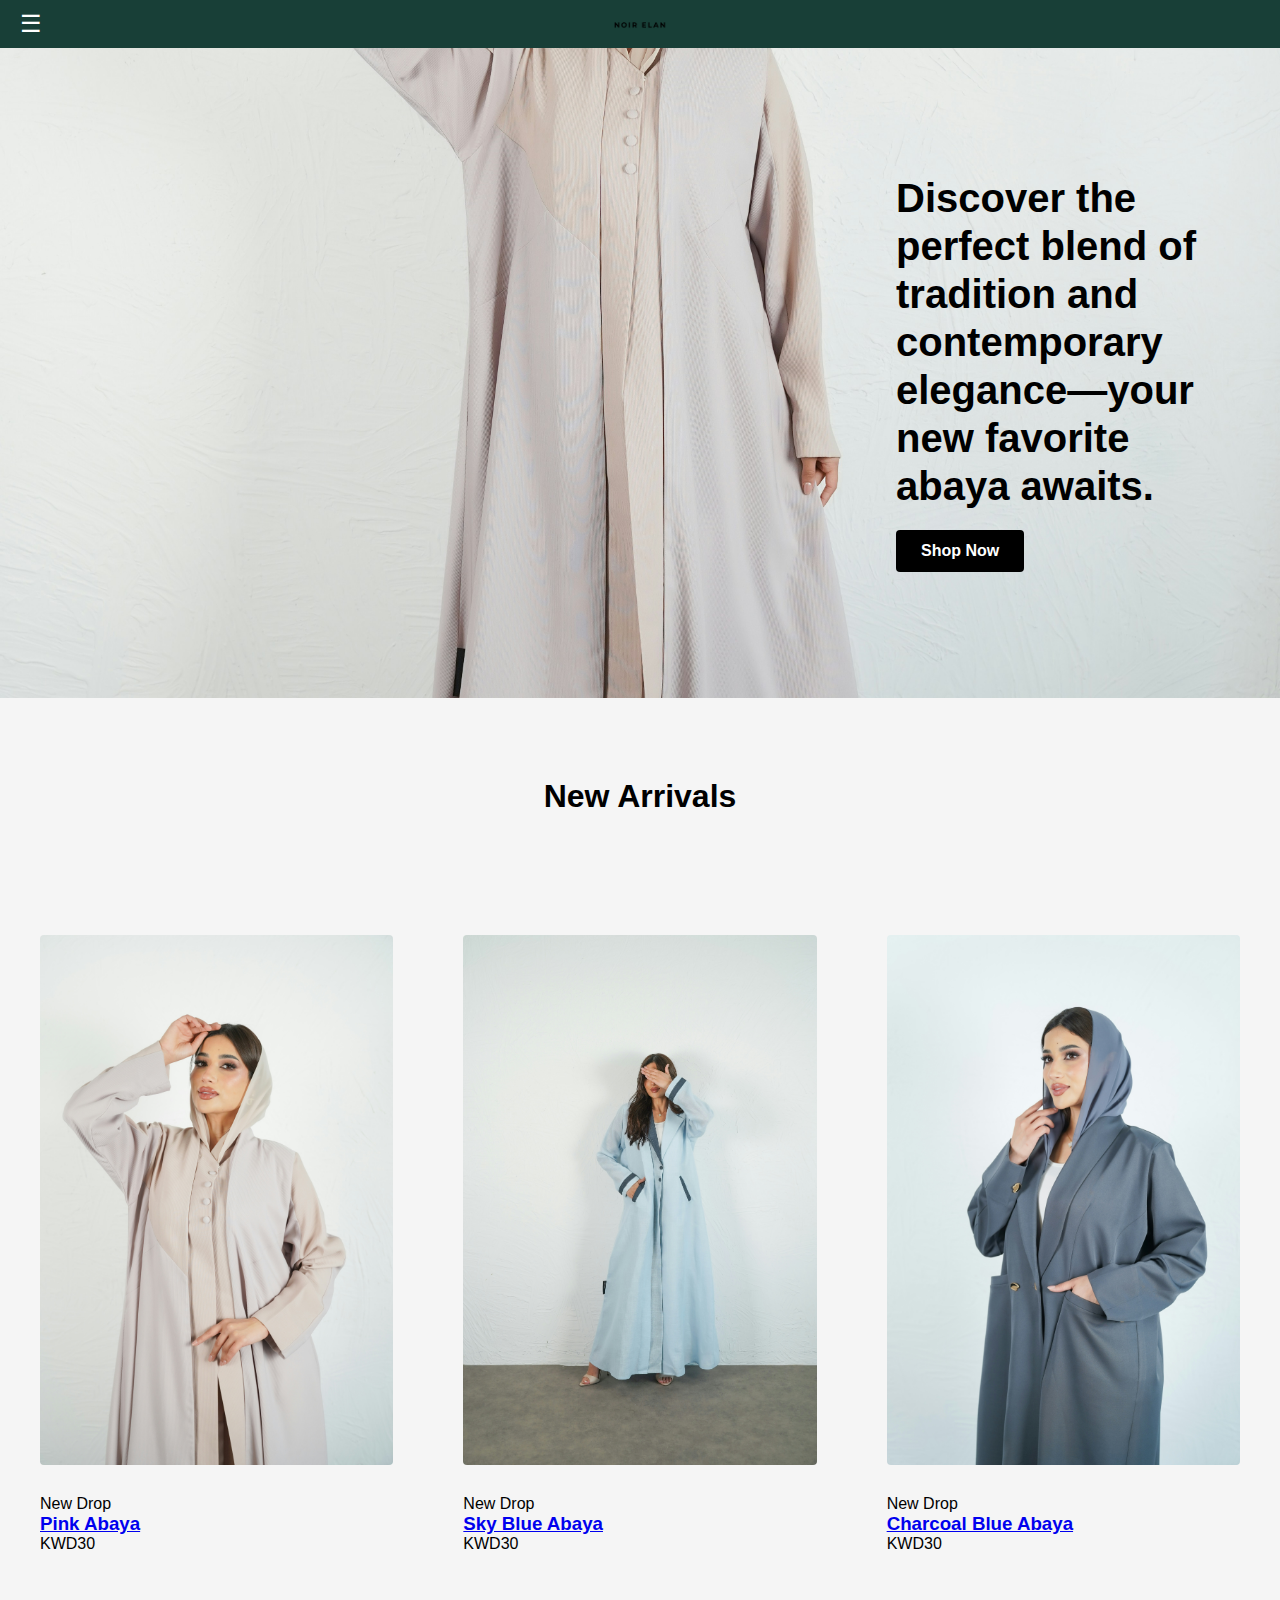
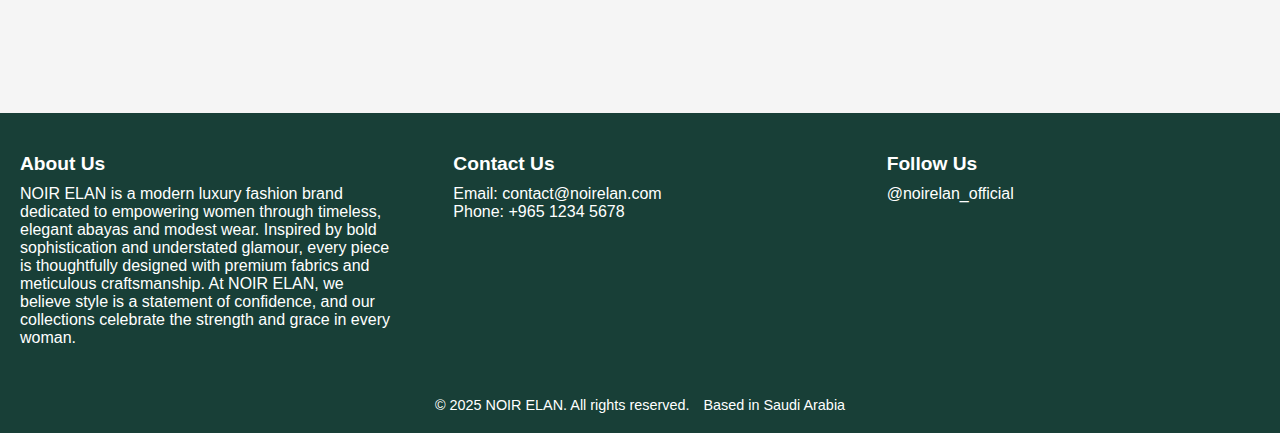
<file: index.html>
<!DOCTYPE html>
<html lang="en">
<head>
  <meta charset="UTF-8">
  <title>Shop NOIR ELAN</title>
  <meta name="viewport" content="width=device-width, initial-scale=1.0">
  <link rel="stylesheet" href="style.css">
</head>
<body>
    
      <!-- 🌐 Header -->
  <header class="top-bar">
    <div class="menu-icon" onclick="toggleMenu()">☰</div>
    <img src="logo.png" alt="Logo" class="logo">
    <nav class="nav-menu" id="navMenu">
      <a href="shop.html">Shop</a>
      <a href="contact.html">Contact Us</a>
      <a href="#about">About Us</a>
      <a href="#follow">Follow Us</a>
      
    </nav>
  </header>


  <!-- 🏠 Hero Section -->
<section class="hero">
  <div class="hero-overlay"></div>
  <div class="hero-content">
    <h1>Discover the perfect blend of tradition and 
      contemporary elegance—your new favorite abaya awaits.</h1>
    <a href="shop.html" class="cta-button">Shop Now</a>
  </div>
</section>

<section class="homepage-products">
  <h2 class="section-title">New Arrivals</h2>
  <div class="product-grid">
    <!-- Product cards -->
     <div class="homepage-products">
      <img src="abaya1.png" alt="Pink silk abaya" class="product-image"/>
      <span class="badge new">New Drop</span>
      <h3><a href="abaya1.html"class="product-page">Pink Abaya </a></h3>
      <p>KWD30</p>
      
    </div>
    <div class="homepage-products">
      <img src="abaya2.png" alt="Modular Overshirt" class="product-image" />
      <span class="badge new">New Drop</span>
      <h3><a href="abaya2.html"class="product-page">Sky Blue Abaya </a></h3>
      <p>KWD30</p>
      
    </div>
    <div class="homepage-products">
      <img src="abaya3.png" alt="Modular Overshirt" class="product-image" />
      <span class="badge new">New Drop</span>
      <h3><a href="abaya1.html"class="product-page">Charcoal Blue Abaya </a></h3>
      <p>KWD30</p>
      
    </div>
  </div>
</section>






  <div class="page-spacer"></div>
<footer class="site-footer">
  <div class="footer-box">
    <div class="footer-content">
      <div class="footer-section" id="about">
          <h2>About Us</h2>
          <h3>NOIR ELAN is a modern luxury fashion brand dedicated to empowering women through 
            timeless, elegant abayas and modest wear. Inspired by bold sophistication and 
            understated glamour, every piece is thoughtfully designed with premium fabrics and
             meticulous craftsmanship. At NOIR ELAN, we believe style is a statement of confidence, 
             and our collections celebrate the strength and grace in every woman.</h3>
        </div>
      <div class="footer-section" id="contact">
        <h2>Contact Us</h2>
        <p> Email: contact@noirelan.com</p>
        <p>Phone: +965 1234 5678</p>
      </div>

      
      <div class="footer-section" id="follow">
        <h2>Follow Us</h2>
        @noirelan_official
      </div>
    </div>


  
    <div class="footer-bottom">
      <p>&copy; 2025 NOIR ELAN. All rights reserved. <span class="location-tag">Based in Saudi Arabia</span></p>
    </div>
  </div>
</footer>


  

<script>
  function toggleMenu() {
    const nav = document.getElementById('navMenu');
    nav.classList.toggle('open');
  }
</script>


</body>
</html>
</file>
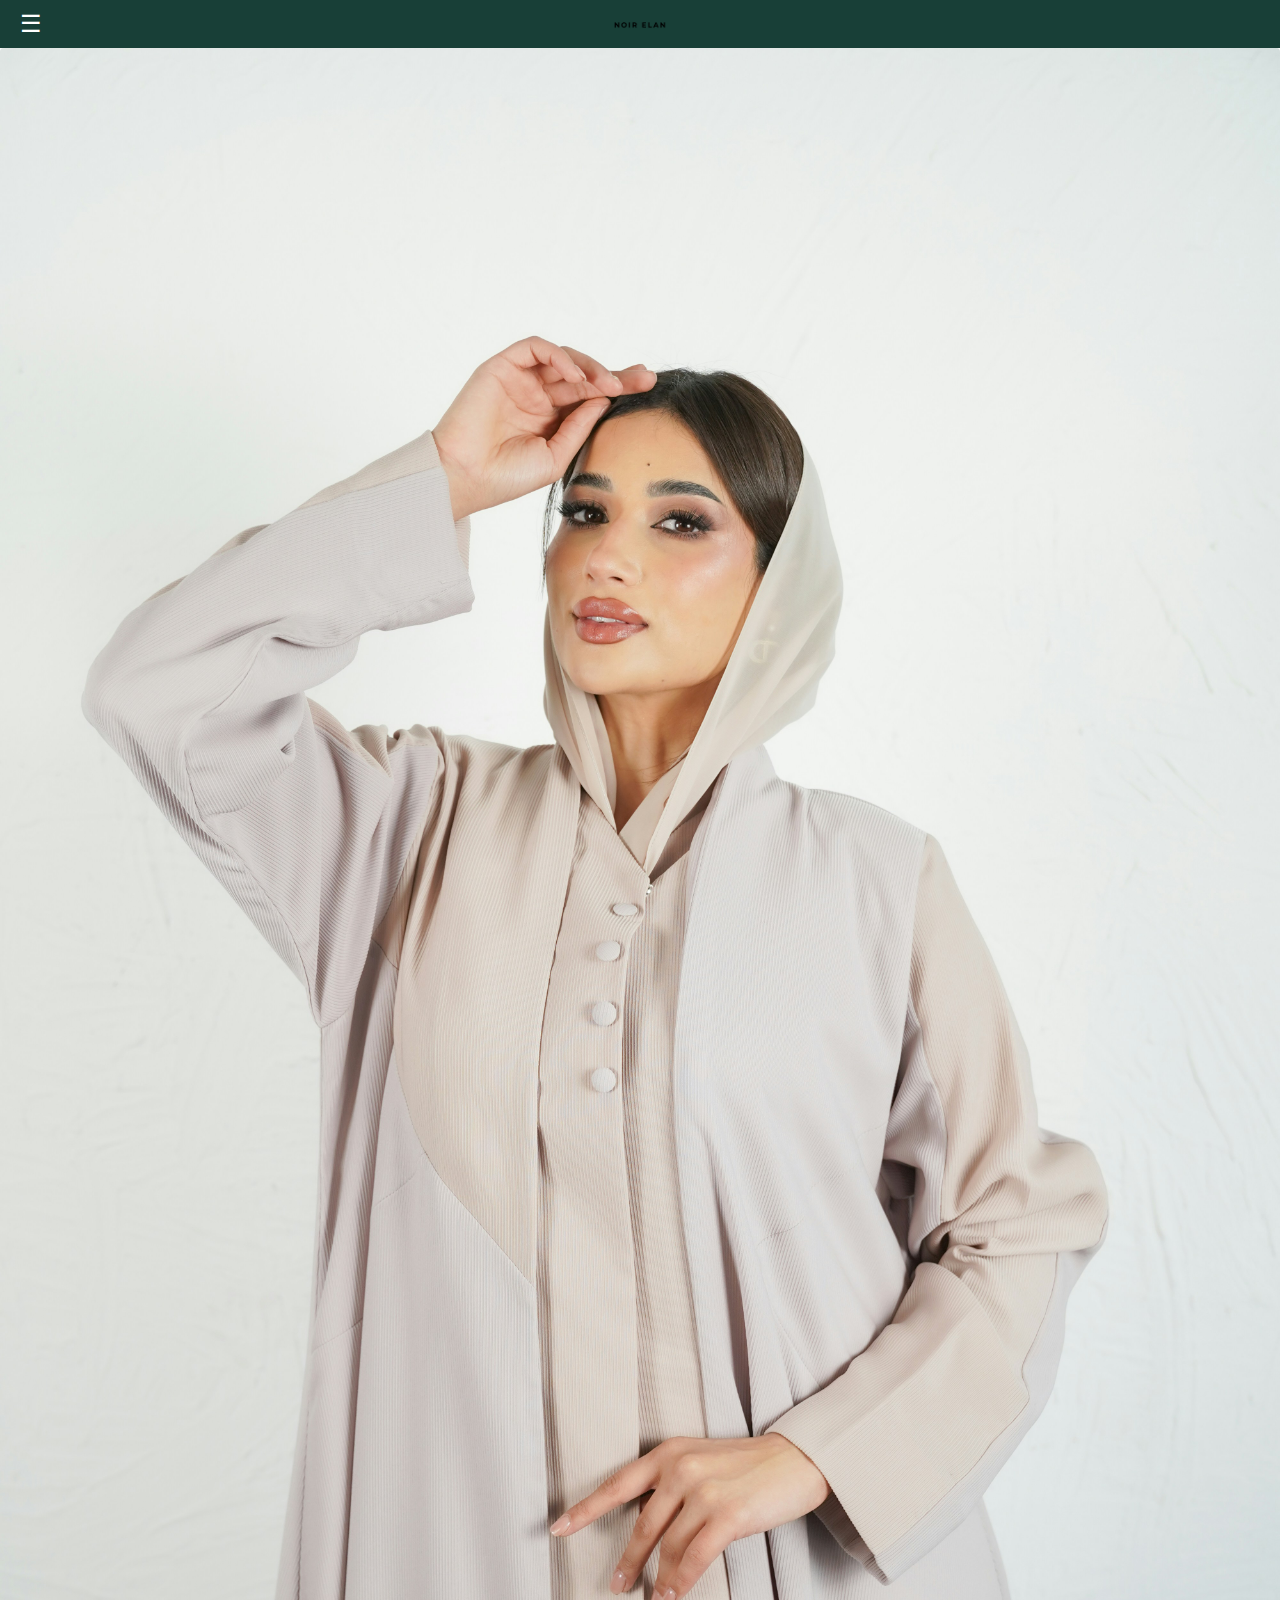
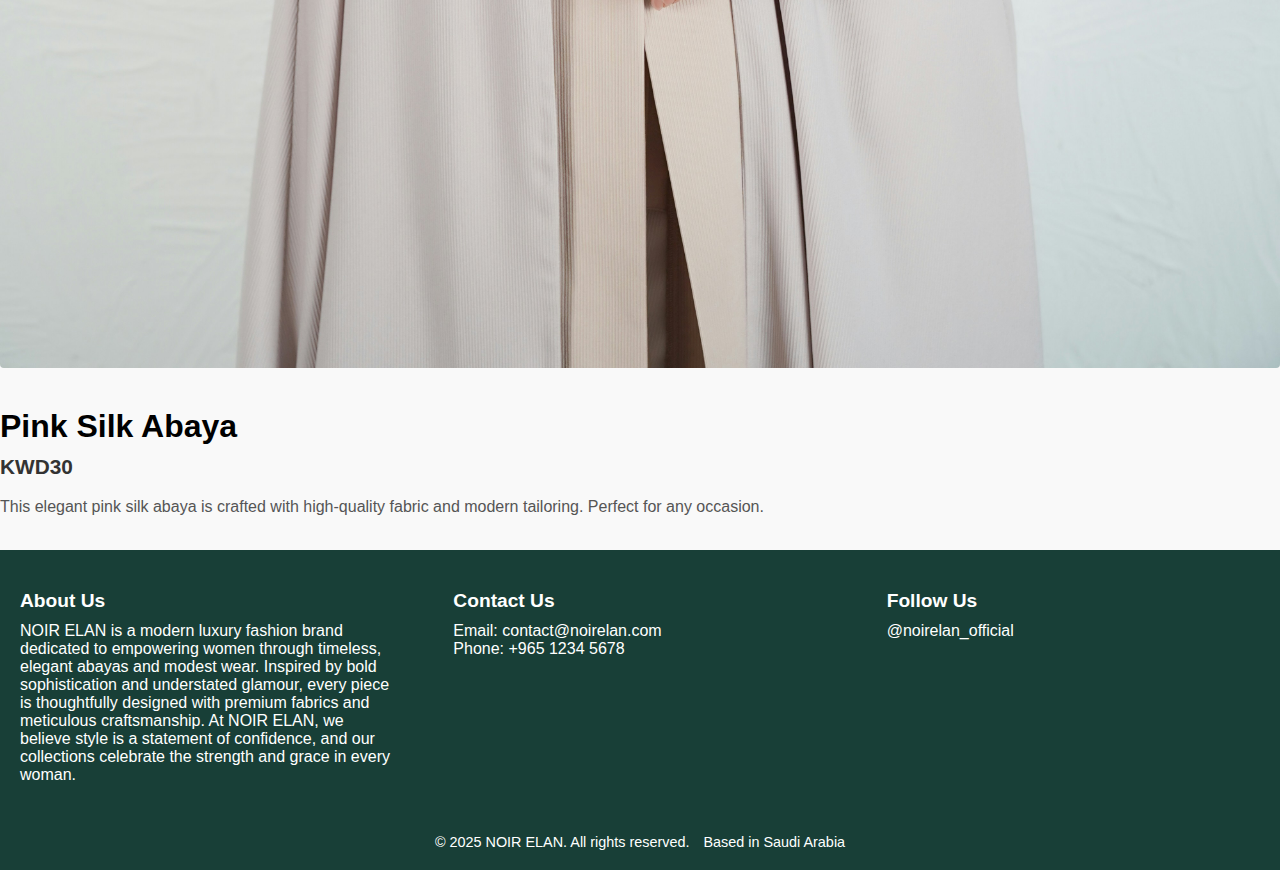
<file: abaya1.html>
<!DOCTYPE html>
<html lang="en">
<head>
  <meta charset="UTF-8">
  <title>Shop NOIR ELAN</title>
  <meta name="viewport" content="width=device-width, initial-scale=1.0">
  <link rel="stylesheet" href="style.css">
</head>
<body>
    
      <!-- 🌐 Header -->
  <header class="top-bar">
    <div class="menu-icon" onclick="toggleMenu()">☰</div>
    <img src="logo.png" alt="Logo" class="logo">
    <nav class="nav-menu" id="navMenu">
      <a href="index.html">Home</a>
      <a href="shop.html">Shop</a>
      <a href="contact.html">Contact Us</a>
      <a href="#about">About Us</a>
      <a href="#follow">Follow Us</a>
      
    </nav>
  </header> 




  <div class="product-page">

    <img src="abaya1.png" alt="Pink silk abaya" class="product-image"/>

    <div class="product-details">
      <h1 class="product-title">Pink Silk Abaya</h1>
      <p class="product-price">KWD30</p>
      <p class="product-description">
        This elegant pink silk abaya is crafted with high-quality fabric and modern tailoring. Perfect for any occasion.
      </p>
    </div>

  </div>





<div class="page-spacer"></div>
<footer class="site-footer">
  <div class="footer-box">
    <div class="footer-content">
      <div class="footer-section" id="about">
          <h2>About Us</h2>
          <h3>NOIR ELAN is a modern luxury fashion brand dedicated to empowering women through 
            timeless, elegant abayas and modest wear. Inspired by bold sophistication and 
            understated glamour, every piece is thoughtfully designed with premium fabrics and
             meticulous craftsmanship. At NOIR ELAN, we believe style is a statement of confidence, 
             and our collections celebrate the strength and grace in every woman.</h3>
        </div>
      <div class="footer-section" id="contact">
        <h2>Contact Us</h2>
        <p> Email: contact@noirelan.com</p>
        <p>Phone: +965 1234 5678</p>
      </div>

      
      <div class="footer-section" id="follow">
        <h2>Follow Us</h2>
        @noirelan_official
      </div>
    </div>


  
    <div class="footer-bottom">
      <p>&copy; 2025 NOIR ELAN. All rights reserved. <span class="location-tag">Based in Saudi Arabia</span></p>
    </div>
  </div>
</footer>



<script>
  function toggleMenu() {
    const nav = document.getElementById('navMenu');
    nav.classList.toggle('open');
  }
</script>

</body>
</html>
</file>
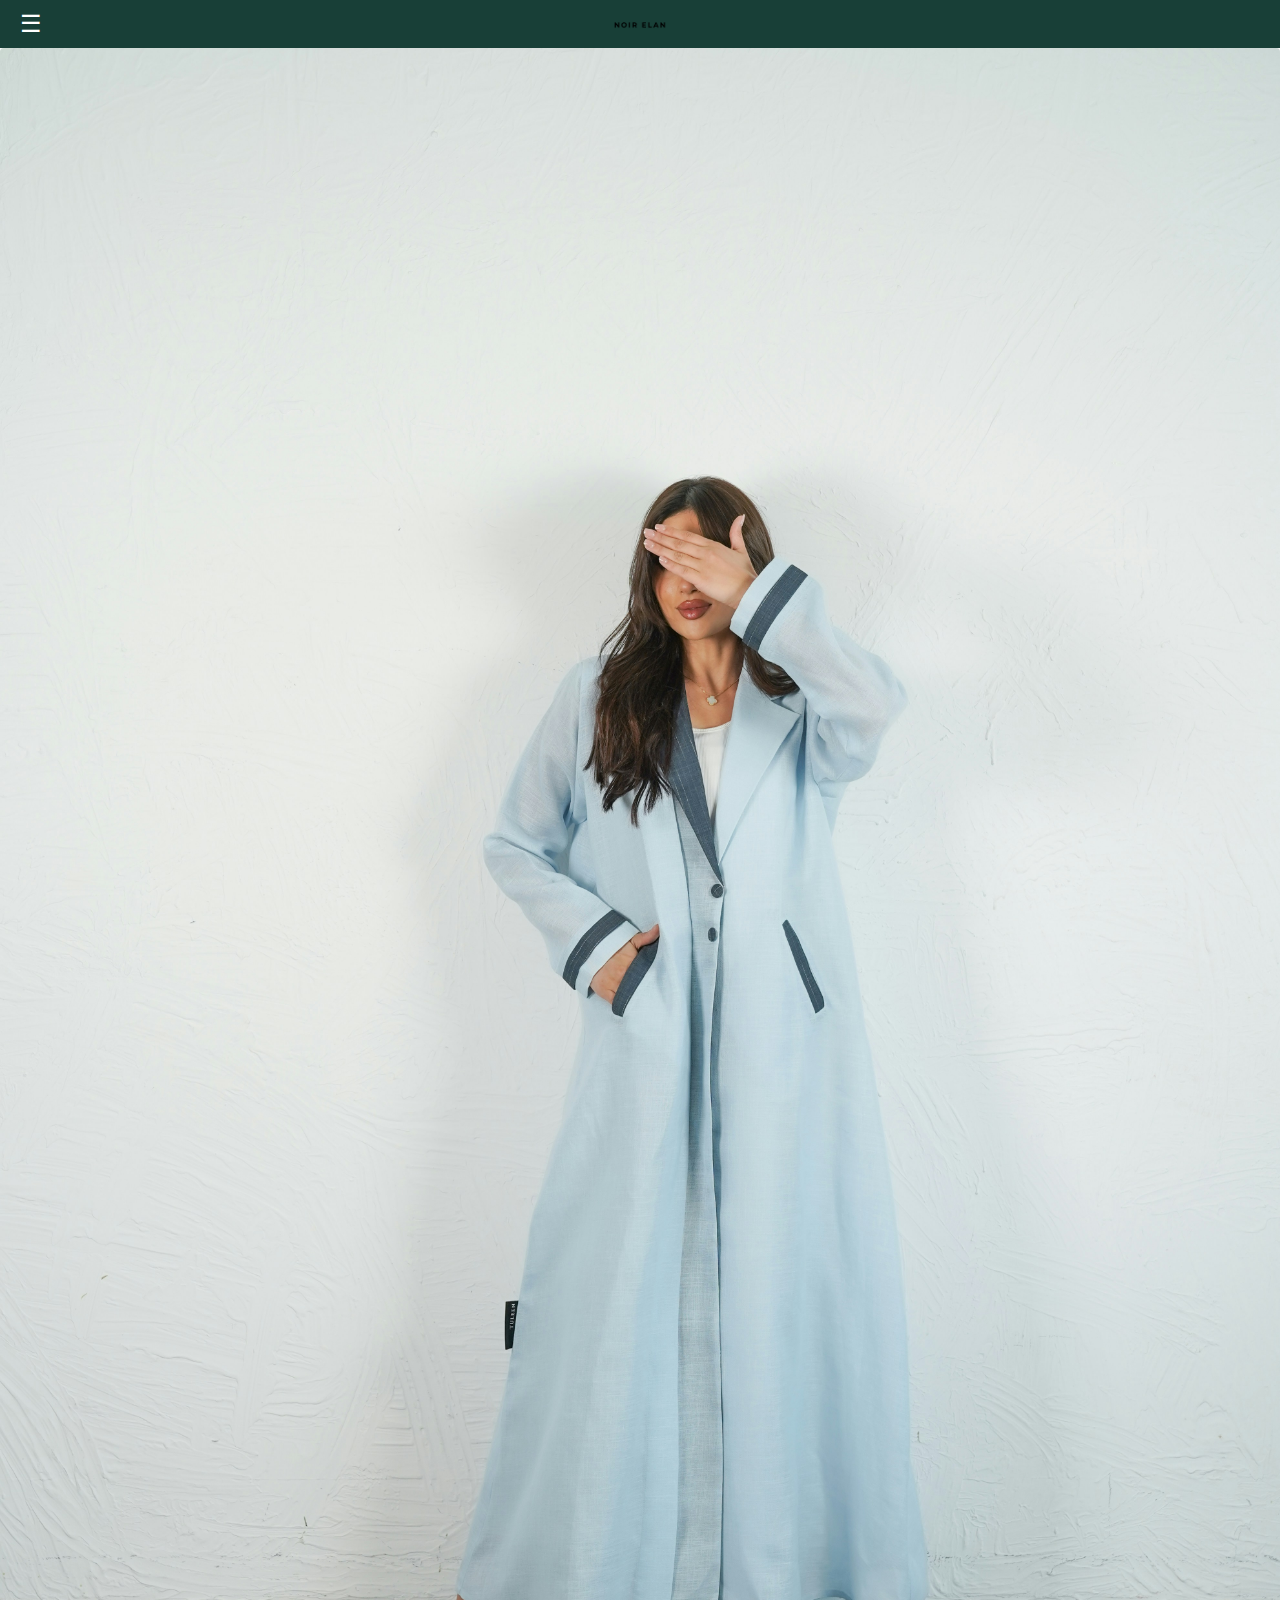
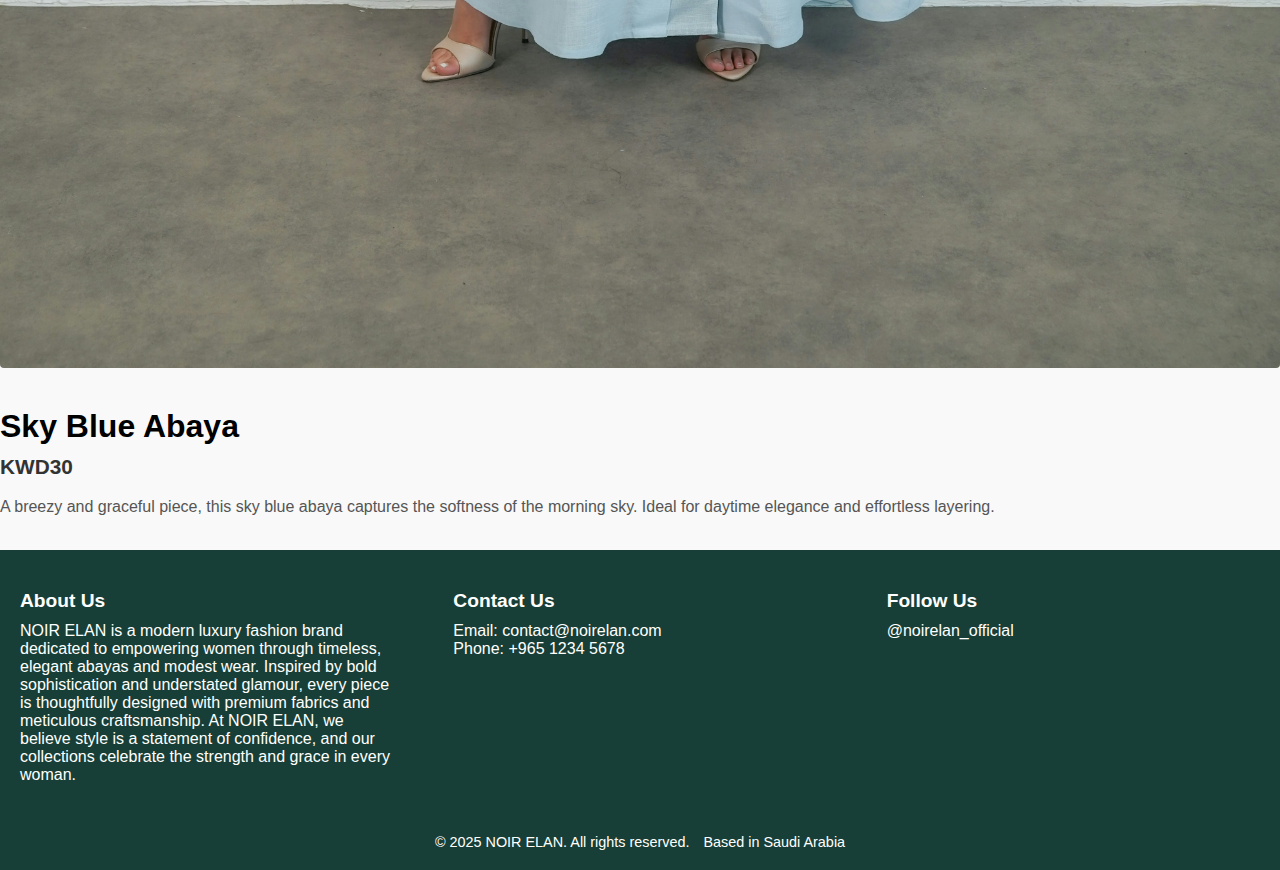
<file: abaya2.html>
<!DOCTYPE html>
<html lang="en">
<head>
  <meta charset="UTF-8">
  <title>Shop NOIR ELAN</title>
  <meta name="viewport" content="width=device-width, initial-scale=1.0">
  <link rel="stylesheet" href="style.css">
</head>
<body>
    
      <!-- 🌐 Header -->
  <header class="top-bar">
    <div class="menu-icon" onclick="toggleMenu()">☰</div>
    <img src="logo.png" alt="Logo" class="logo">
    <nav class="nav-menu" id="navMenu">
      <a href="index.html">Home</a>
      <a href="shop.html">Shop</a>
      <a href="contact.html">Contact Us</a>
      <a href="#about">About Us</a>
      <a href="#follow">Follow Us</a>
      
    </nav>
  </header>





  <div class="product-page">

    <img src="abaya2.png" alt=" abaya" class="product-image"/>

    <div class="product-details">
      <h1 class="product-title">Sky Blue Abaya</h1>
      <p class="product-price">KWD30</p>
      <p class="product-description">
        A breezy and graceful piece, this sky blue abaya captures
         the softness of the morning sky. 
        Ideal for daytime elegance and effortless layering.
      </p>
    </div>

  </div>



<div class="page-spacer"></div>
<footer class="site-footer">
  <div class="footer-box">
    <div class="footer-content">
      <div class="footer-section" id="about">
          <h2>About Us</h2>
          <h3>NOIR ELAN is a modern luxury fashion brand dedicated to empowering women through 
            timeless, elegant abayas and modest wear. Inspired by bold sophistication and 
            understated glamour, every piece is thoughtfully designed with premium fabrics and
             meticulous craftsmanship. At NOIR ELAN, we believe style is a statement of confidence, 
             and our collections celebrate the strength and grace in every woman.</h3>
        </div>
      <div class="footer-section" id="contact">
        <h2>Contact Us</h2>
        <p> Email: contact@noirelan.com</p>
        <p>Phone: +965 1234 5678</p>
      </div>

      
      <div class="footer-section" id="follow">
        <h2>Follow Us</h2>
        @noirelan_official
      </div>
    </div>


  
    <div class="footer-bottom">
      <p>&copy; 2025 NOIR ELAN. All rights reserved. <span class="location-tag">Based in Saudi Arabia</span></p>
    </div>
  </div>
</footer>



<script>
  function toggleMenu() {
    const nav = document.getElementById('navMenu');
    nav.classList.toggle('open');
  }
</script>


</body>
</html>
</file>
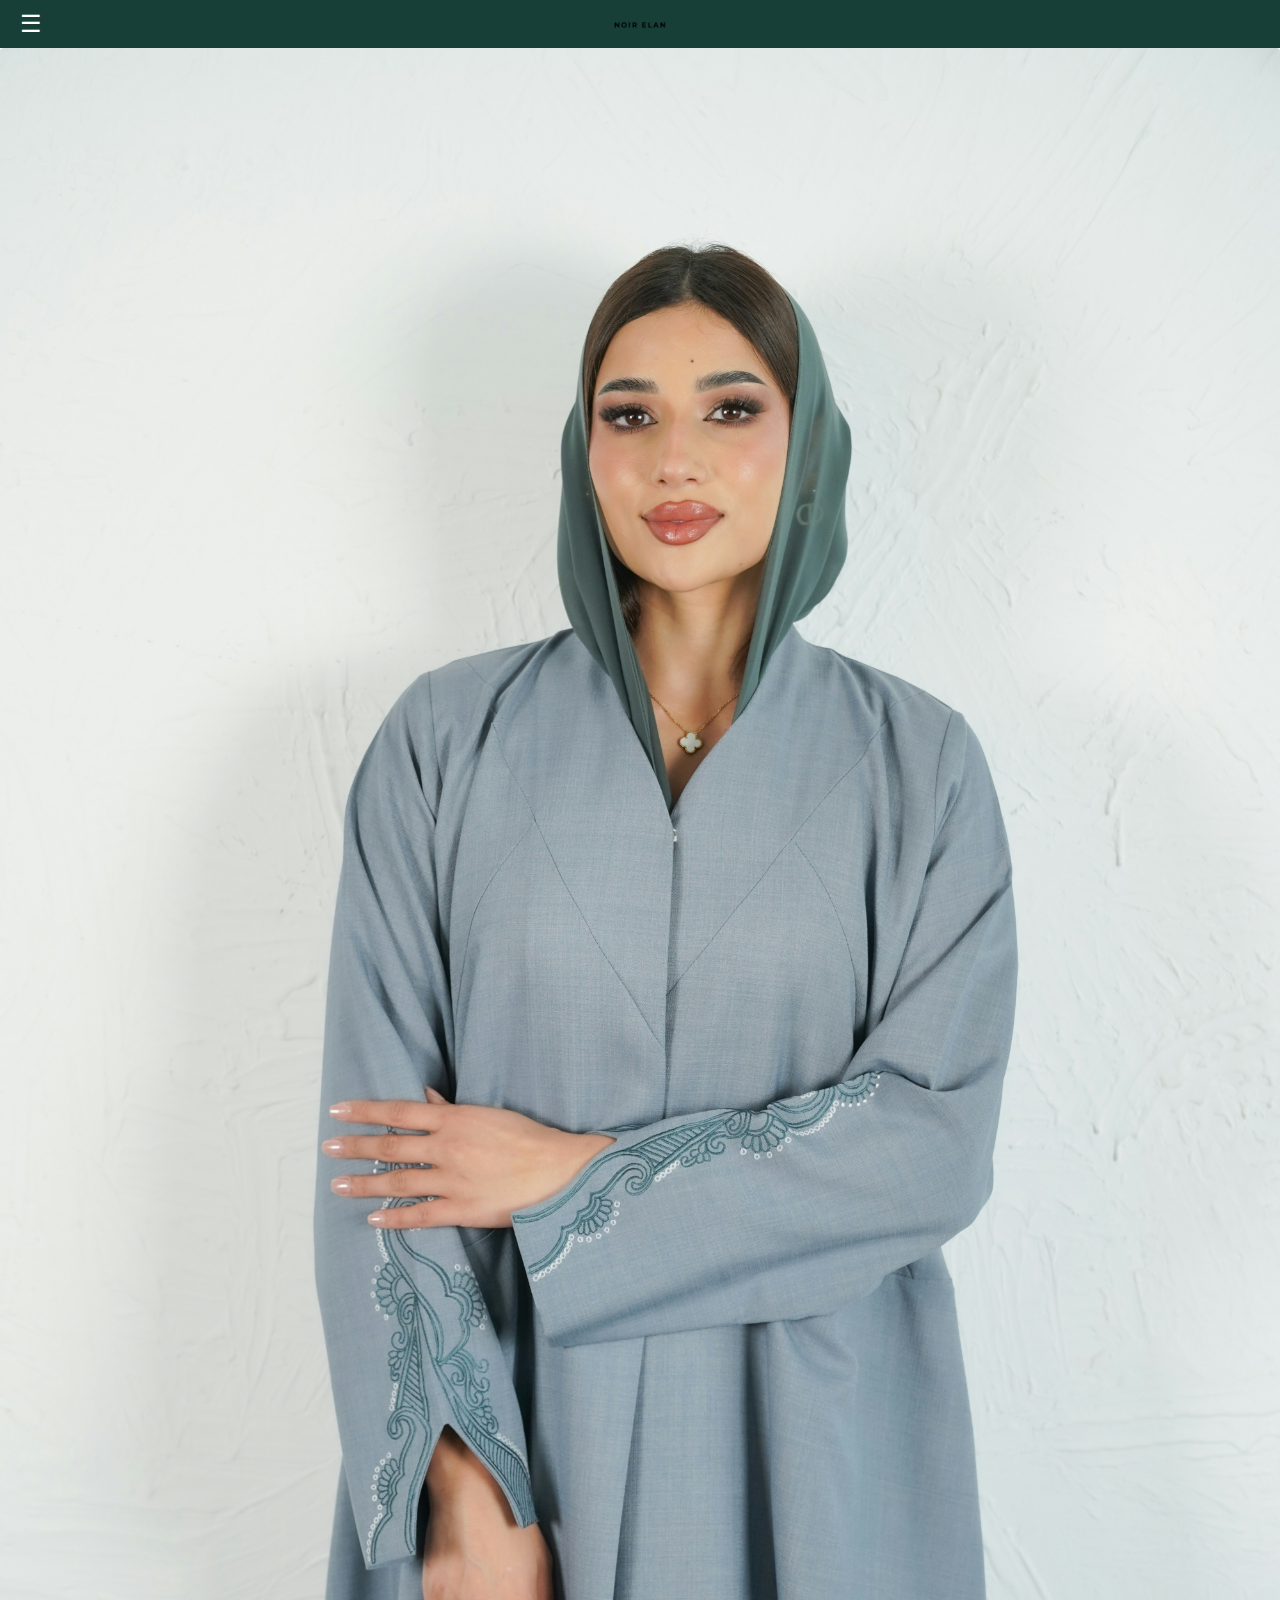
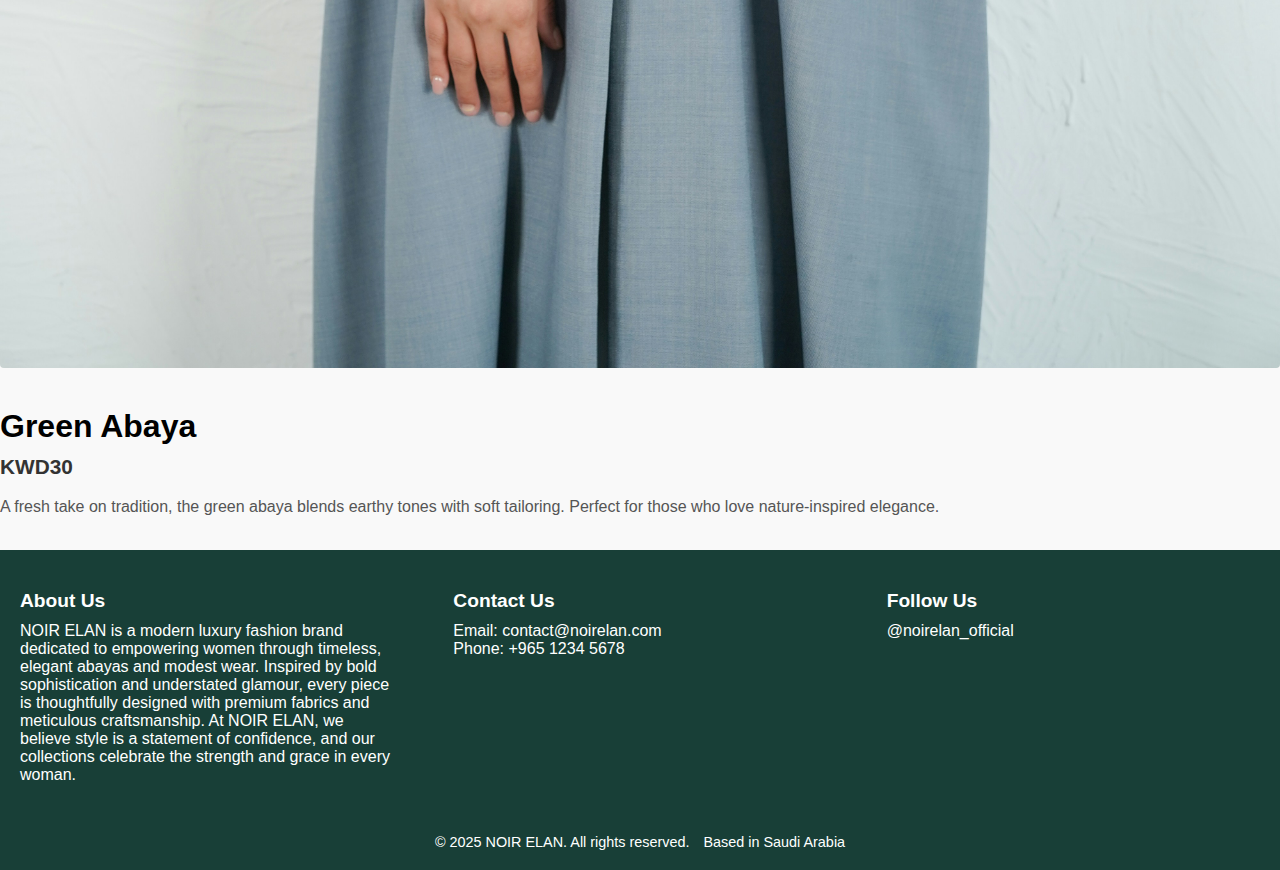
<file: abaya5.html>
<!DOCTYPE html>
<html lang="en">
<head>
  <meta charset="UTF-8">
  <title>Shop NOIR ELAN</title>
  <meta name="viewport" content="width=device-width, initial-scale=1.0">
  <link rel="stylesheet" href="style.css">
</head>
<body>
    
      <!-- 🌐 Header -->
  <header class="top-bar">
    <div class="menu-icon" onclick="toggleMenu()">☰</div>
    <img src="logo.png" alt="Logo" class="logo">
    <nav class="nav-menu" id="navMenu">
      <a href="index.html">Home</a>
      <a href="shop.html">Shop</a>
      <a href="contact.html">Contact Us</a>
      <a href="#about">About Us</a>
      <a href="#follow">Follow Us</a>
      
    </nav>
  </header>


  <div class="product-page">

    <img src="abaya5.png" alt=" abaya" class="product-image"/>

    <div class="product-details">
      <h1 class="product-title">Green Abaya</h1>
      <p class="product-price">KWD30</p>
      <p class="product-description">
        A fresh take on tradition, the green abaya blends earthy tones with soft tailoring. 
        Perfect for those who love nature-inspired elegance.
      </p>
    </div>

  </div>





<div class="page-spacer"></div>
<footer class="site-footer">
  <div class="footer-box">
    <div class="footer-content">
      <div class="footer-section" id="about">
          <h2>About Us</h2>
          <h3>NOIR ELAN is a modern luxury fashion brand dedicated to empowering women through 
            timeless, elegant abayas and modest wear. Inspired by bold sophistication and 
            understated glamour, every piece is thoughtfully designed with premium fabrics and
             meticulous craftsmanship. At NOIR ELAN, we believe style is a statement of confidence, 
             and our collections celebrate the strength and grace in every woman.</h3>
        </div>
      <div class="footer-section" id="contact">
        <h2>Contact Us</h2>
        <p> Email: contact@noirelan.com</p>
        <p>Phone: +965 1234 5678</p>
      </div>

      
      <div class="footer-section" id="follow">
        <h2>Follow Us</h2>
        @noirelan_official
      </div>
    </div>


  
    <div class="footer-bottom">
      <p>&copy; 2025 NOIR ELAN. All rights reserved. <span class="location-tag">Based in Saudi Arabia</span></p>
    </div>
  </div>
</footer>



<script>
  function toggleMenu() {
    const nav = document.getElementById('navMenu');
    nav.classList.toggle('open');
  }
</script>


</body>
</html>
</file>
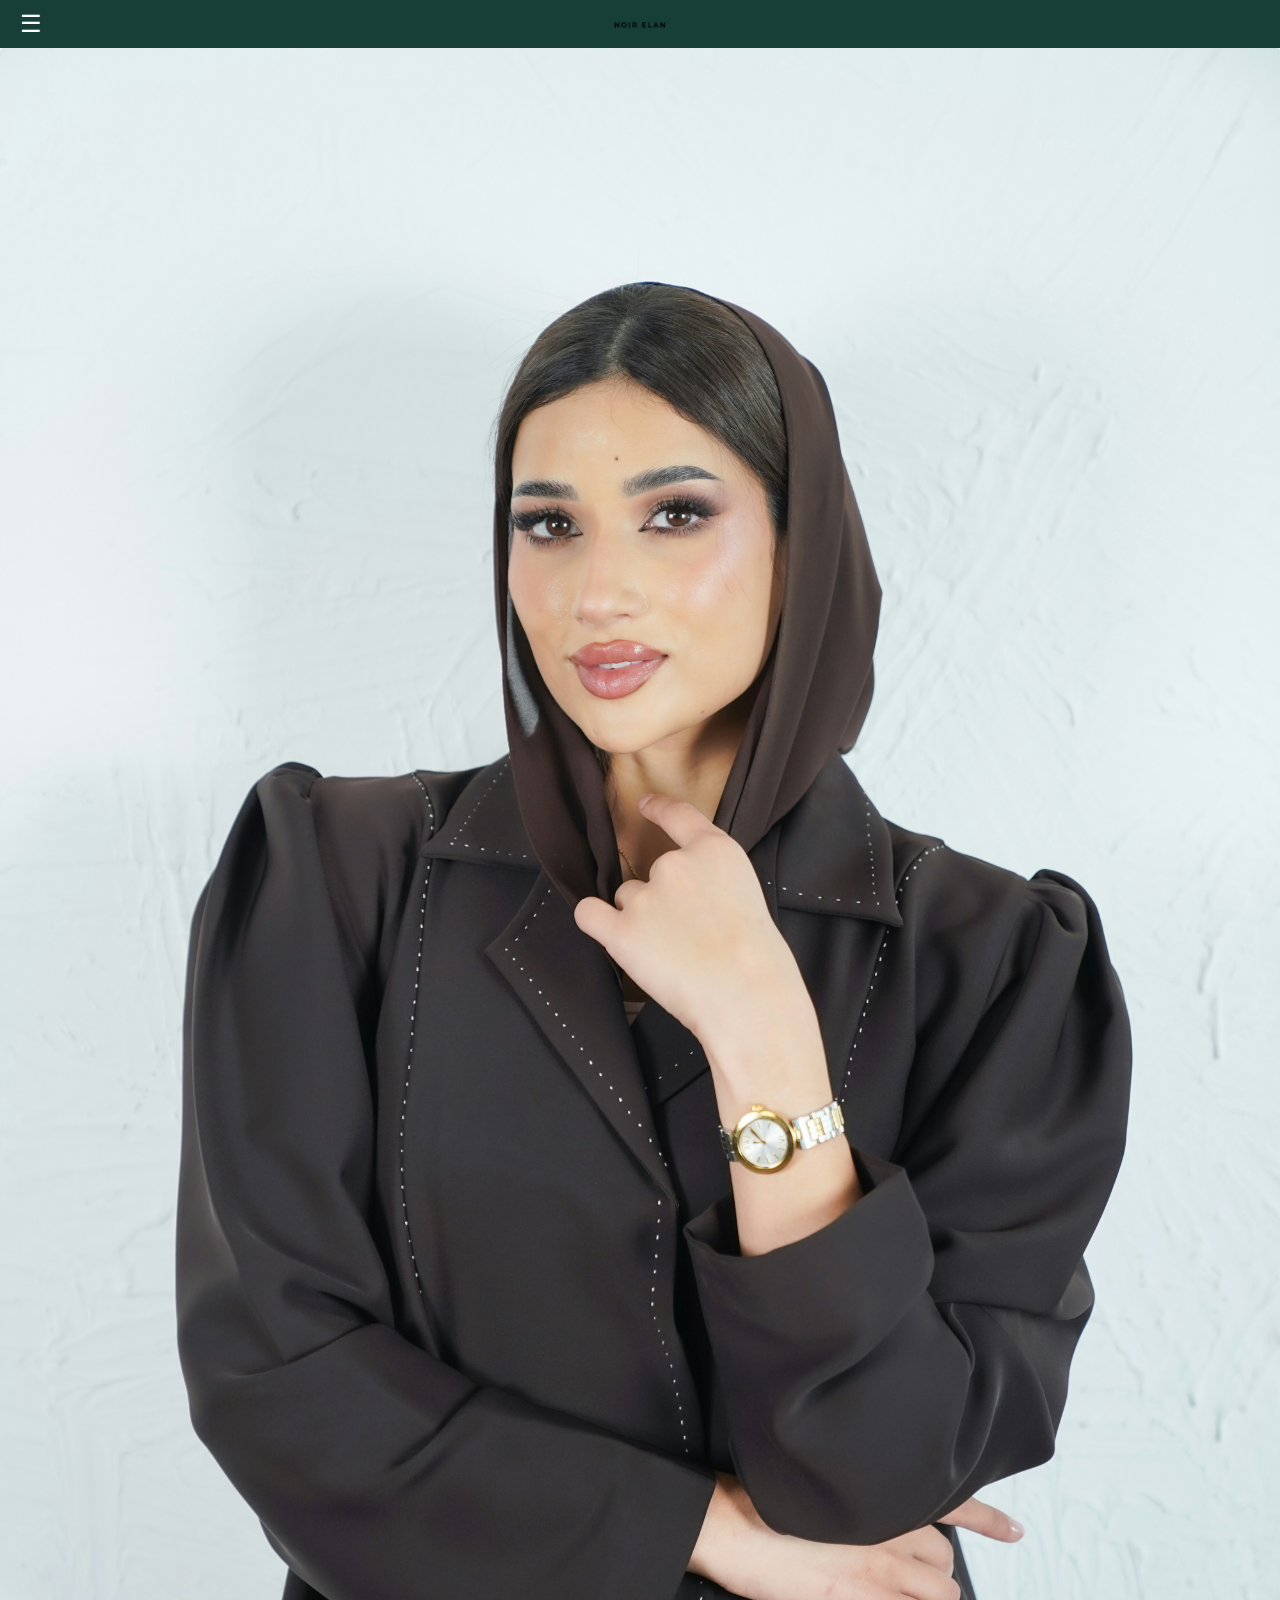
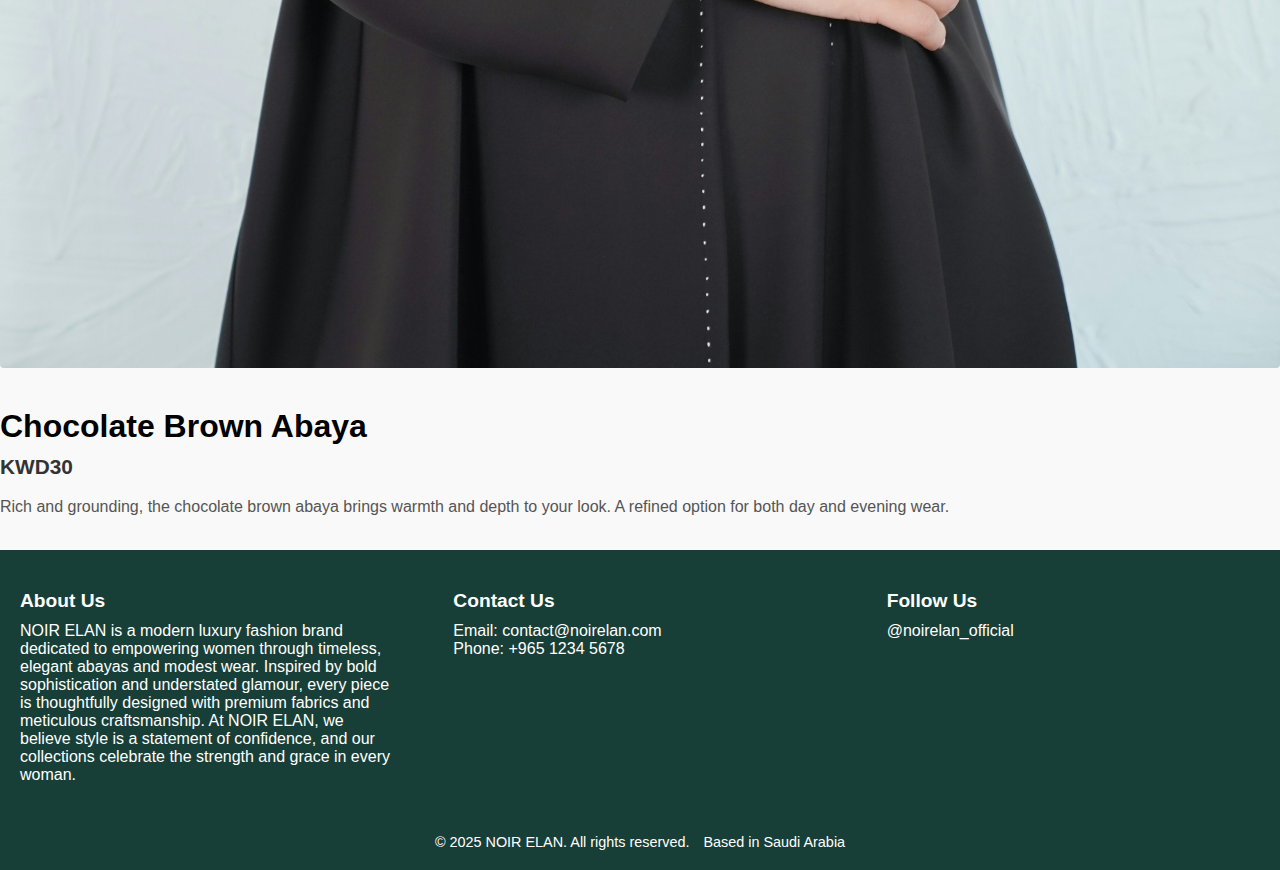
<file: abaya6.html>
<!DOCTYPE html>
<html lang="en">
<head>
  <meta charset="UTF-8">
  <title>Shop NOIR ELAN</title>
  <meta name="viewport" content="width=device-width, initial-scale=1.0">
  <link rel="stylesheet" href="style.css">
</head>
<body>
    
      <!-- 🌐 Header -->
  <header class="top-bar">
    <div class="menu-icon" onclick="toggleMenu()">☰</div>
    <img src="logo.png" alt="Logo" class="logo">
    <nav class="nav-menu" id="navMenu">
      <a href="index.html">Home</a>
      <a href="shop.html">Shop</a>
      <a href="contact.html">Contact Us</a>
      <a href="#about">About Us</a>
      <a href="#follow">Follow Us</a>
      
    </nav>
  </header>

<div class="product-page">

    <img src="abaya6.png" alt=" abaya" class="product-image"/>

    <div class="product-details">
      <h1 class="product-title">Chocolate Brown Abaya</h1>
      <p class="product-price">KWD30</p>
      <p class="product-description">
       Rich and grounding, the chocolate brown abaya brings warmth and depth to your look. 
       A refined option for both day and evening wear.
      </p>
    </div>

  </div>


<div class="page-spacer"></div>
<footer class="site-footer">
  <div class="footer-box">
    <div class="footer-content">
      <div class="footer-section" id="about">
          <h2>About Us</h2>
          <h3>NOIR ELAN is a modern luxury fashion brand dedicated to empowering women through 
            timeless, elegant abayas and modest wear. Inspired by bold sophistication and 
            understated glamour, every piece is thoughtfully designed with premium fabrics and
             meticulous craftsmanship. At NOIR ELAN, we believe style is a statement of confidence, 
             and our collections celebrate the strength and grace in every woman.</h3>
        </div>
      <div class="footer-section" id="contact">
        <h2>Contact Us</h2>
        <p> Email: contact@noirelan.com</p>
        <p>Phone: +965 1234 5678</p>
      </div>

      
      <div class="footer-section" id="follow">
        <h2>Follow Us</h2>
        @noirelan_official
      </div>
    </div>


  
    <div class="footer-bottom">
      <p>&copy; 2025 NOIR ELAN. All rights reserved. <span class="location-tag">Based in Saudi Arabia</span></p>
    </div>
  </div>
</footer>





<script>
  function toggleMenu() {
    const nav = document.getElementById('navMenu');
    nav.classList.toggle('open');
  }
</script>


</body>
</html>
</file>
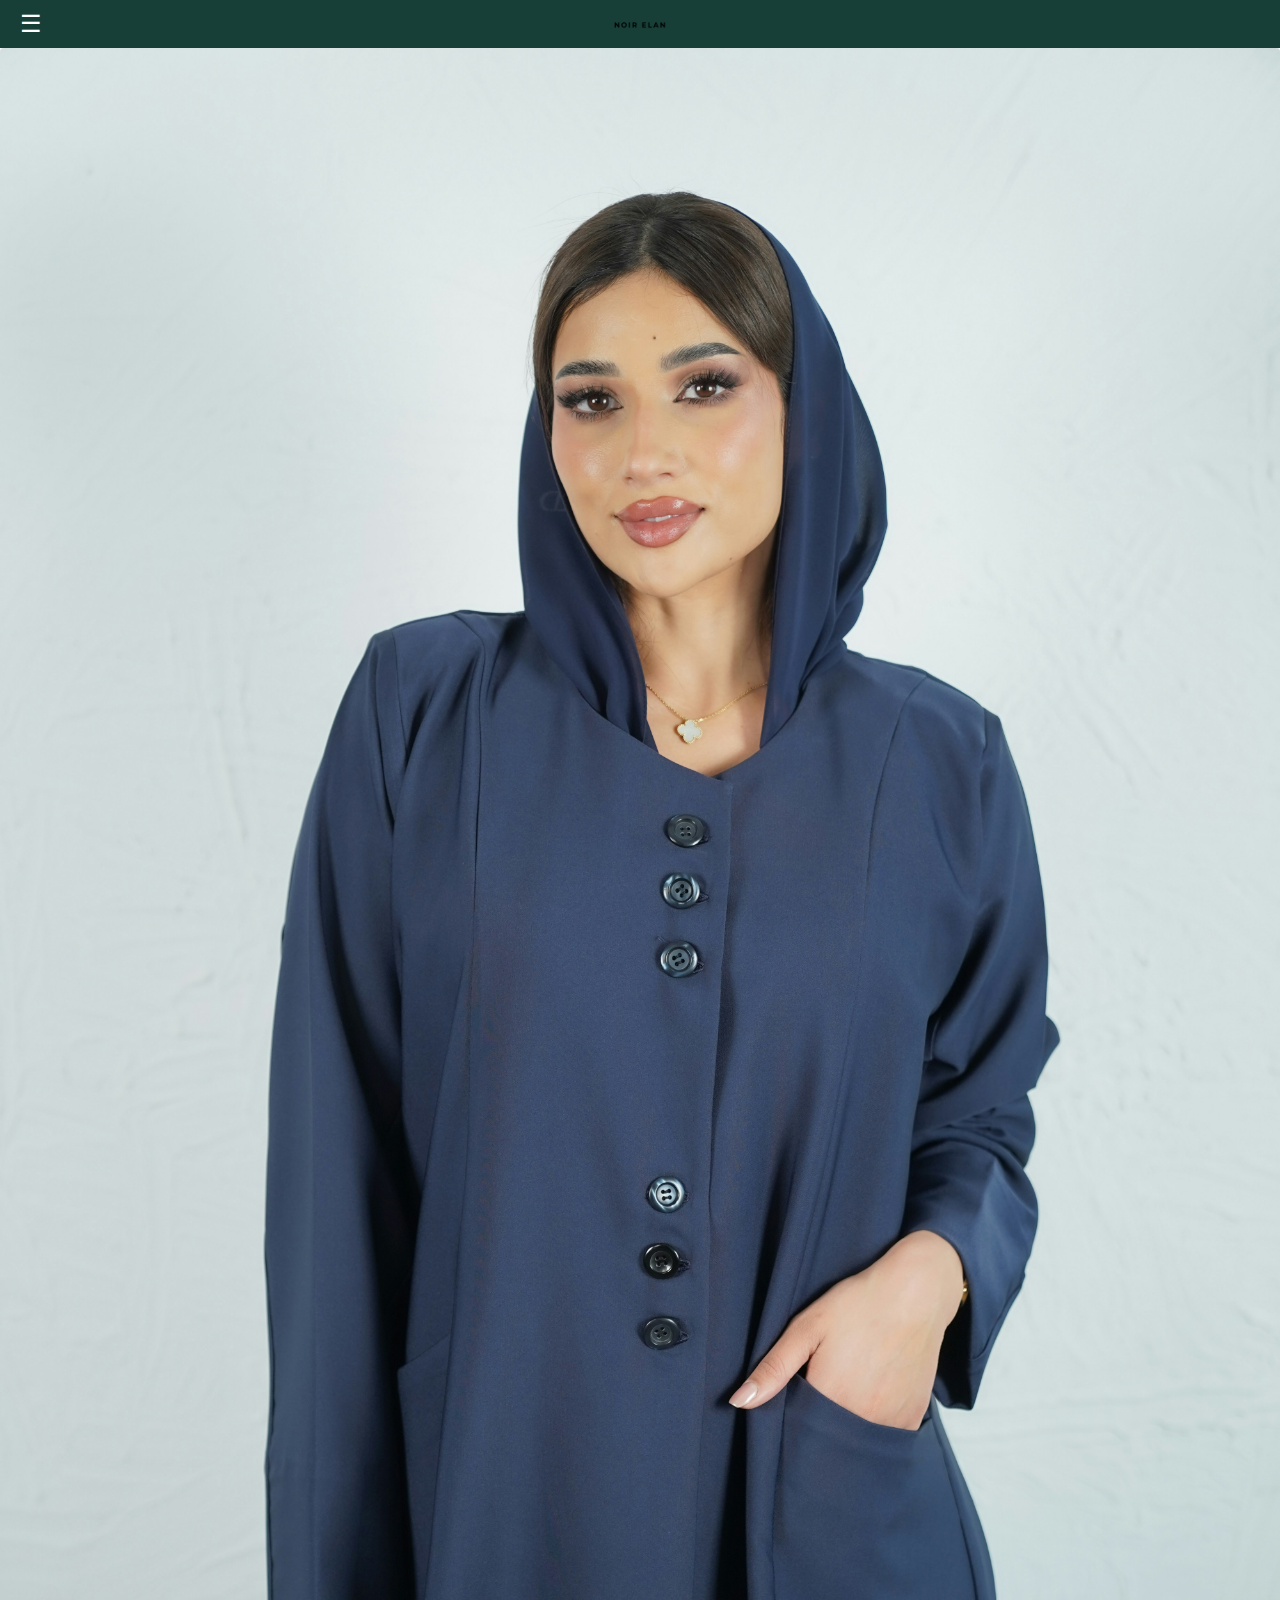
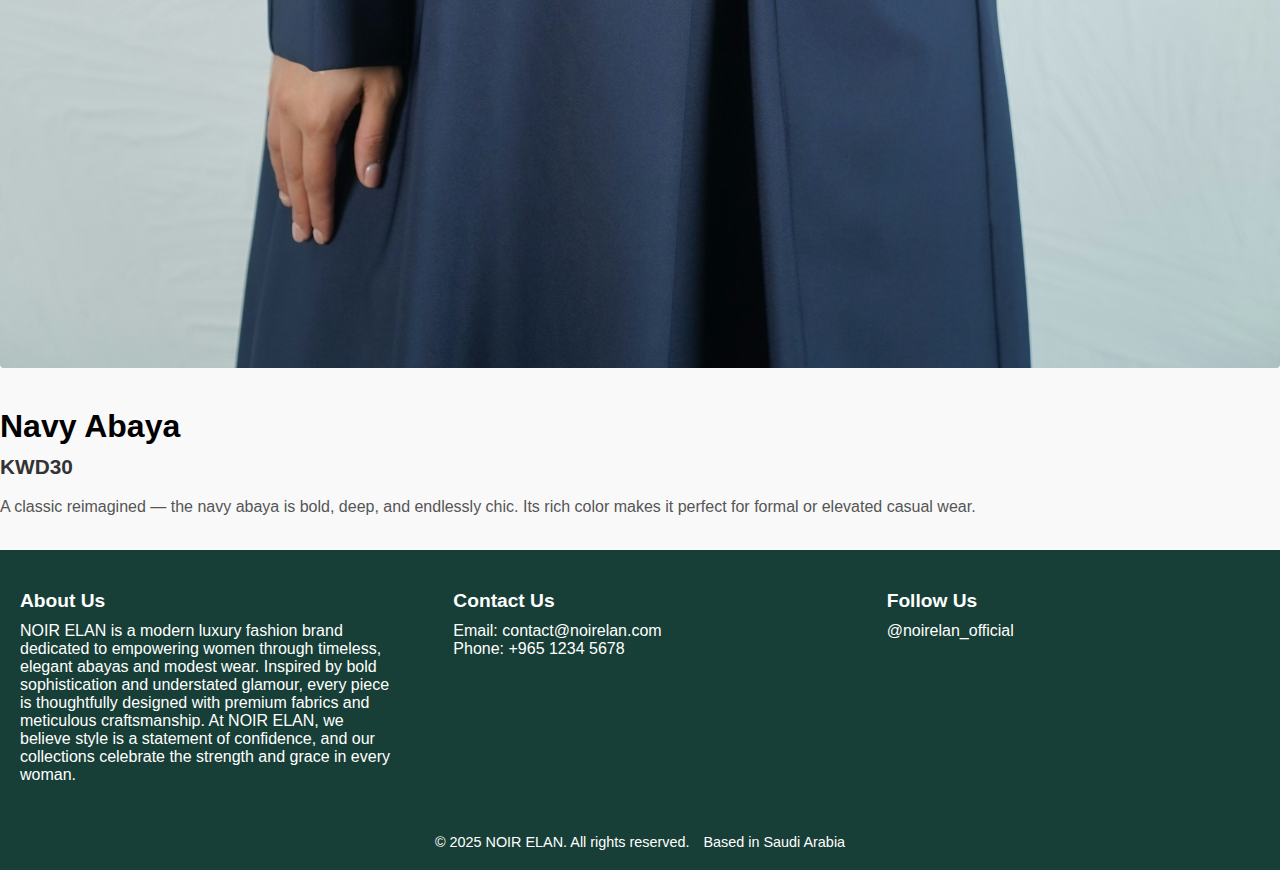
<file: abaya8.html>
<!DOCTYPE html>
<html lang="en">
<head>
  <meta charset="UTF-8">
  <title>Shop NOIR ELAN</title>
  <meta name="viewport" content="width=device-width, initial-scale=1.0">
  <link rel="stylesheet" href="style.css">
</head>
<body>
    
      <!-- 🌐 Header -->
  <header class="top-bar">
    <div class="menu-icon" onclick="toggleMenu()">☰</div>
    <img src="logo.png" alt="Logo" class="logo">
    <nav class="nav-menu" id="navMenu">
      <a href="index.html">Home</a>
      <a href="shop.html">Shop</a>
      <a href="contact.html">Contact Us</a>
      <a href="#about">About Us</a>
      <a href="#follow">Follow Us</a>
      
    </nav>
  </header>


  <div class="product-page">

    <img src="abaya8.png" alt=" abaya" class="product-image"/>

    <div class="product-details">
      <h1 class="product-title">Navy Abaya</h1>
      <p class="product-price">KWD30</p>
      <p class="product-description">
      A classic reimagined — the navy abaya is bold, deep, and endlessly chic.
       Its rich color makes it perfect for formal or elevated casual wear.
      </p>
    </div>

  </div>




<div class="page-spacer"></div>
<footer class="site-footer">
  <div class="footer-box">
    <div class="footer-content">
      <div class="footer-section" id="about">
          <h2>About Us</h2>
          <h3>NOIR ELAN is a modern luxury fashion brand dedicated to empowering women through 
            timeless, elegant abayas and modest wear. Inspired by bold sophistication and 
            understated glamour, every piece is thoughtfully designed with premium fabrics and
             meticulous craftsmanship. At NOIR ELAN, we believe style is a statement of confidence, 
             and our collections celebrate the strength and grace in every woman.</h3>
        </div>
      <div class="footer-section" id="contact">
        <h2>Contact Us</h2>
        <p> Email: contact@noirelan.com</p>
        <p>Phone: +965 1234 5678</p>
      </div>

      
      <div class="footer-section" id="follow">
        <h2>Follow Us</h2>
        @noirelan_official
      </div>
    </div>


  
    <div class="footer-bottom">
      <p>&copy; 2025 NOIR ELAN. All rights reserved. <span class="location-tag">Based in Saudi Arabia</span></p>
    </div>
  </div>
</footer>




<script>
  function toggleMenu() {
    const nav = document.getElementById('navMenu');
    nav.classList.toggle('open');
  }
</script>


</body>
</html>
</file>
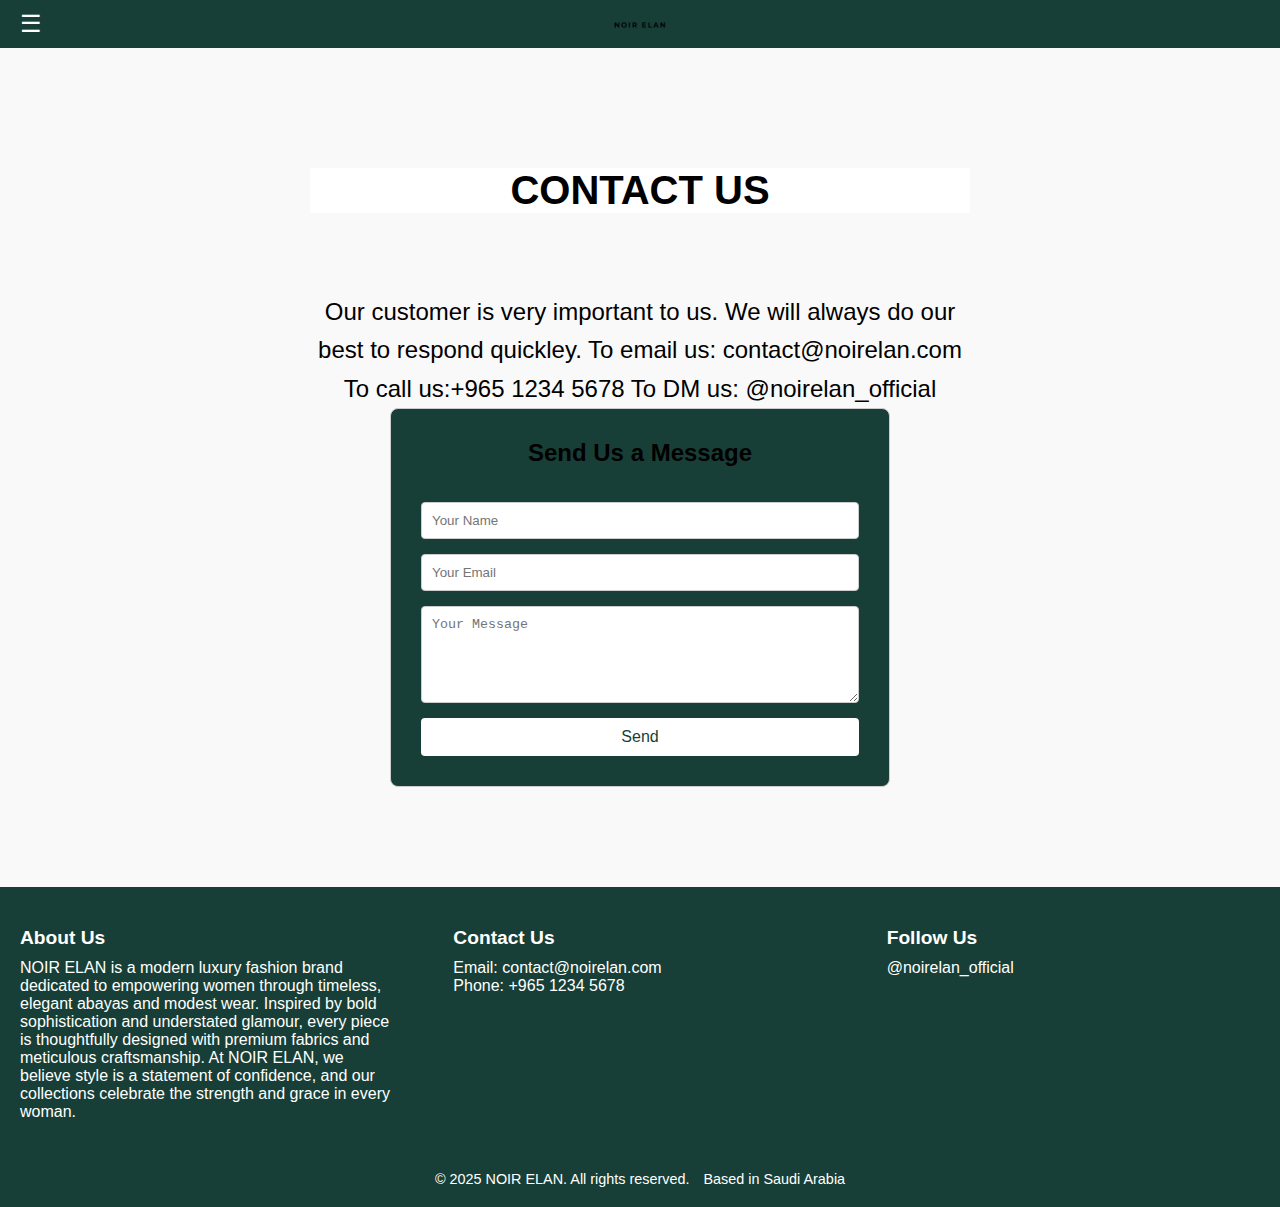
<file: contact.html>
<!DOCTYPE html>
<html lang="en">
<head>
  <meta charset="UTF-8">
  <title>Shop NOIR ELAN</title>
  <meta name="viewport" content="width=device-width, initial-scale=1.0">
  <link rel="stylesheet" href="style.css">
</head>
<body>

  
  

<!-- 🌐 Header (Navigation) -->
<header class="top-bar">
  <div class="menu-icon" onclick="toggleMenu()">☰</div>

  <img src="logo.png" alt="Logo" class="logo">

  <nav class="nav-menu" id="navMenu">
    <a href="index.html"> Home</a>
    <a href="shop.html">Shop</a>
    <a href="size.html">Size Guide </a>
    <a href="#about">About Us </a>
    <a href="#follow">Follow Us </a>
  </nav>
</header>


<main class="contact-section">
<section class="contact.intro "> 
    <h1> CONTACT US </h1>
    <P> Our customer is very important to us. We will always do our best to respond quickley.
        
    To email us: contact@noirelan.com
    To call us:+965 1234 5678
    To DM us: @noirelan_official
</P>
</section>
<section>
    <form class="contact-form" action="#" method="POST">
  <h2>Send Us a Message</h2>
  <input type="text" name="name" placeholder="Your Name" required>
  <input type="email" name="email" placeholder="Your Email" required>
  <textarea name="message" placeholder="Your Message" rows="5" required></textarea>
  <button type="submit">Send</button>
</form>

</section>
</main>



<div class="page-spacer"></div>
<footer class="site-footer">
  <div class="footer-box">
    <div class="footer-content">
      <div class="footer-section" id="about">
          <h2>About Us</h2>
          <h3>NOIR ELAN is a modern luxury fashion brand dedicated to empowering women through 
            timeless, elegant abayas and modest wear. Inspired by bold sophistication and 
            understated glamour, every piece is thoughtfully designed with premium fabrics and
             meticulous craftsmanship. At NOIR ELAN, we believe style is a statement of confidence, 
             and our collections celebrate the strength and grace in every woman.</h3>
        </div>
      <div class="footer-section" id="contact">
        <h2>Contact Us</h2>
        <p> Email: contact@noirelan.com</p>
        <p>Phone: +965 1234 5678</p>
      </div>

      
      <div class="footer-section" id="follow">
        <h2>Follow Us</h2>
        @noirelan_official
      </div>
    </div>


  
    <div class="footer-bottom">
      <p>&copy; 2025 NOIR ELAN. All rights reserved. <span class="location-tag">Based in Saudi Arabia</span></p>
    </div>
  </div>
</footer>



  

<script>
  function toggleMenu() {
    const nav = document.getElementById('navMenu');
    nav.classList.toggle('open');
  }
</script>



</body>
</html>
</file>
<file: style.css>
/* Reset some browser default styles */
* {
  margin: 0;
  padding: 0;
  box-sizing: border-box;
}

body {
  font-family: Arial, sans-serif;
  background-color:  white ;
  color: black;
}


.top-bar {
  background-color:#183F37;
  display: flex;
  justify-content: space-between;
  align-items: center;
  padding: 10px 20px;
  position: relative;
}



.logo {
  height: 30px;
  object-fit: contain;
  position: absolute;
  left: 50%;
  transform: translateX(-50%);
}






.menu-icon {
  font-size: 24px;
  cursor: pointer;
  color:white ;
  z-index: 999;
}


/* Nav Menu (initially hidden on mobile) */
.nav-menu {
  display: none;
  flex-direction: column;
  background-color: #183F37 ;
  position: absolute;
  top: 60px;
  left: 10px;
  right: 10px;
  padding: 15px 20px;
  border: 1px solid #ccc;
  z-index: 998;
}

.nav-menu a {
  text-decoration: none;
  color: white;
  font-weight: bold;
  padding: 10px 0;
  display: block;
}

/* Show menu when "open" class is added */
.nav-menu.open {
  display: flex;
}





/* Hero Section */
.hero {
  position: relative;
  background-image: url('homepage.png');
  background-size: cover;
  background-position: center;
  background-repeat: no-repeat;
  min-height: 650px;           /* increased height */
  display: flex;
  align-items: center;          /* center vertically */
  justify-content: flex-start; /* content starts on the left side */
  padding-left: 70%;           /* 👈 pushes content to the right */
  padding-right: 5%;
}

.hero-overlay {
  position: absolute;
  top: 0; left: 0;
  width: 100%; 
  height: 100%;
  z-index: 1;
}

.hero-content {
  position: relative;
  z-index: 2;
  color: black;
  text-align: left;
  max-width: 600px;
}

.hero h1 {
  font-size: clamp(1.5rem, 5vw, 2.5rem);
  margin-bottom: 20px;
  line-height: 1.2;
}



.hero p {
  font-size: 1rem;
  max-width: 600px;
  margin: 0 auto 30px auto;
  padding: 0 10px;
  line-height: 1.5;
}

@media (min-width: 768px) {
  .hero p {
    font-size: 1.2rem;
    padding: 0;
  }
}


.cta-button {
  background-color: #000;
  color:white  ;
  padding: 12px 24px;
  border: none;
  text-decoration: none;
  font-size: 1rem;
  border-radius: 4px;
  transition:  0.3s ease;
background-color: #183F37;
}

.cta-button:hover {
  background-color: #183F37;
  
}

/* Footer */
.site-footer {
  background-color: #183F37;
  color: #fff;
  padding: 40px 20px 20px;
  
}

.footer-box {
  display: flex;
  flex-direction: column;
  gap: 30px;
}

.footer-content {
  display: flex;
  justify-content: space-between;
  flex-wrap: wrap;
  gap: 60px;
}

.footer-section {
  flex: 1;
  min-width: 200px;
}

.footer-section h2 {
  font-size: 1.2rem;
  margin-bottom: 10px;
}

.footer-section h3 {
  font-size: 1rem;
  font-weight: normal;
}

.footer-section a {
  color: #fff;
  text-decoration: none;
}

.footer-section a:hover {
  text-decoration: underline;
}

.footer-bottom {
  text-align: center;
  margin-top: 20px;
  font-size: 0.9rem;
}

.location-tag {
  display: inline-block;
  margin-left: 10px;
  color:white;
}

/* Responsive Toggle (Optional JS function can show/hide menu if you expand it) */
@media (max-width: 768px) {
  .nav-menu {
    display: none;
    flex-direction: column;
    background-color: #f9f8f4;
    position: absolute;
    top: 60px;
    right: 20px;
    padding: 10px;
    border: 1px solid #ccc;
  }

  .nav-menu.open {
    display: flex;
  }

  .footer-content {
    flex-direction: column;
    gap: 20px;
  }

  .logo {
    position: static;
    transform: none;
    margin: 0 auto;
  }
}


html, body {
  height: 100%;
}

body {
  display: flex;
  flex-direction: column;
}

.site-footer {
  margin-top: auto;
}
.site-footer p, .site-footer a {
  color: #fff;
}



/* === Shop Page === */

.section {
  padding: 80px 20px;
   max-width:1200px;
    margin:0 auto; 
  background-color: white;} 

.shop-title { 
  font-size: 2.5rem;
   text-align: center;
    margin-bottom: 40px; } 

    .shop-section{
      padding-top: 100px;
      padding-bottom: 100px;
    }


.product-grid { 
  display: grid; 
  grid-template-columns: repeat(auto-fit, minmax(250px, 1fr)); gap: 30px; } 



  .product-image { 
    width: 100%;
     height: 200px; 
    object-fit: cover; 
    border-radius: 4px; 
    margin-bottom: 15px; 
  max-width: 300px;
  height: auto;
  display: block;
  } 

    


  .product-name {
    font-size: 1.2rem;
     margin-bottom: 10px; } 


  .product-price {
     font-size: 1rem; 
     color: #666; }


.homepage-products {
  padding: 80px 20px;
  
  color: black;
}



     /* === Contact Us Page === */

.contact-section {
  padding: 60px 20px;
  max-width: 700px;
  margin: 40px auto;
  text-align: center;
}


.contact-section h1 {
  font-size: 2.5rem;
  margin-bottom: 80px;
  margin-top: 20px;
  text-align: center;
  color: black;
  background-color:white ;

}

.contact-section p {
  font-size: 1.5rem;
  line-height: 1.6;
  color:black;
  text-align: center;
}



.contact-form input,
.contact-form textarea {
  padding: 10px;
  border: 1px solid #ccc;
  border-radius: 4px;
}

.contact-form button {
  color:  #183F37;
  background-color: #fff;
  padding: 10px;
  border: none;
  cursor: pointer;
  font-size: 1rem;
  border-radius: 4px;
  transition: background-color 0.3s ease;
}

.contact-form button:hover {
  background-color: #333;
}


.contact-form {
  border: 1px solid #ccc;
  border-radius: 8px;
  padding: 30px;
  background-color:#183F37;
  max-width: 500px;
  margin: 0 auto;
  display: flex;
  flex-direction: column;
  gap: 15px;
}

.contact-form h2 {
  margin-bottom:20px;
}


.page-spacer {
  height: 150px; /* adjust this as needed */
}


@media (max-width: 768px) {
  .site-footer {
    margin-top: 60px;
  }

  .page-spacer {
    height: 80px;
  }
}



/* === Contact Intro Section === */
.contact-intro {
  padding: 60px 20px;
  max-width: 700px;
  margin: 0 auto 40px auto;
  text-align: center;
}

.contact-intro h1 {
  font-size: 2.5rem;
  margin-bottom: 20px;
}

.contact-intro p {
  font-size: 1.2rem;
  line-height: 1.6;
  color: #333;
  white-space: pre-line; /* allows line breaks in <p> */
}




/* Homepage Products Section */
.homepage-products {
  padding: 80px 20px;
  background-color: #F5F5F5;
  color: black;
}

.section-title {
  text-align: center;
  font-size: 2rem;
  margin-bottom: 40px;
  color: black;
}

.product-item {
  text-align: center;
}

.product-item img {
  width: 100%;
  height: 350px;
  object-fit: cover;
  border-radius: 4px;
  transition: transform 0.3s ease;
}

.product-item img:hover {
  transform: scale(1.03);
}

.product-name {
  margin-top: 15px;
  font-size: 1.1rem;
}

.product-price {
  font-size: 0.95rem;
  color: #333;
}





body {
  font-family: Arial, sans-serif;
  margin: 0;
  padding: 0;
  background-color: #f9f9f9;
}





.product-image {
  width: 100vw; /* Full viewport width */
  max-width: 100%;
  height: auto;
  display: block;
  margin: 0 auto 30px auto;
  object-fit: cover;
}


.product-details {
  padding: 10px 0;
}

.product-title {
  font-size: 2rem;
  margin-bottom: 10px;
}

.product-price {
  color: #333;
  font-size: 1.3rem;
  font-weight: bold;
  margin-bottom: 15px;
}

.product-description {
  font-size: 1rem;
  color: #555;
  line-height: 1.6;
  margin-bottom: 20px;
}

.cta-button {
  display: inline-block;
  background-color: black;
  color: white;
  padding: 12px 25px;
  text-decoration: none;
  border-radius: 4px;
  font-weight: bold;
  transition: background-color 0.3s ease;
}

.cta-button:hover {
  background-color: #333;
}
</file>
